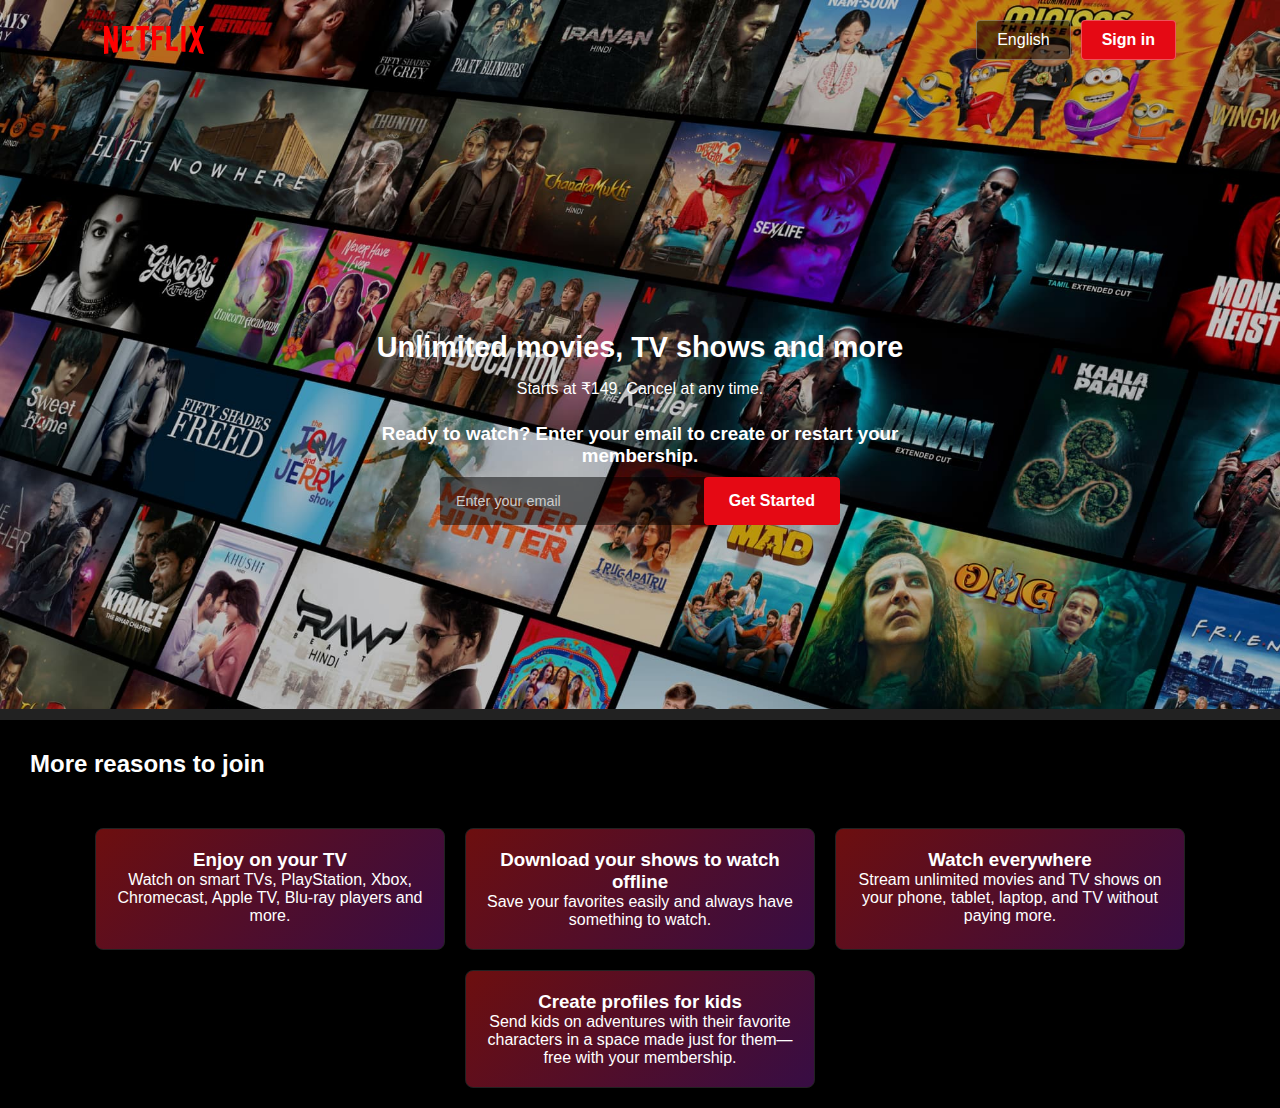
<file: clone/index.html>
<!DOCTYPE html>
<html lang="en">
<head>
  <meta charset="UTF-8" />
  <meta name="viewport" content="width=device-width, initial-scale=1.0" />
  <title>Netflix Clone</title>
  <link rel="stylesheet" href="style.css" />
</head>
<body>
  <header class="main">
    <nav>
      <img src="logo (1).svg" width="53" alt="Netflix Logo" class="logo" />
      <div class="nav-actions">
        <button class="btn">English</button>
        <button class="btn btn-red-sm">Sign in</button>
      </div>
    </nav>

    <main class="hero">
      <h1>Unlimited movies, TV shows and more</h1>
      <p>Starts at ₹149. Cancel at any time.</p>
      <h3>
        Ready to watch? Enter your email to create or restart your membership.
      </h3>
      <div class="search-box">
        <input type="text" placeholder="Enter your email" />
        <button class="btn btn-red">Get Started</button>
      </div>
    </main>
    <div class="separation"></div>
  </header>
  <div class="test">
    <h2 style="padding: 20px; margin: 10px;">More reasons to join</h2>
    </div>
  <section class="layout">
    <article class="card">
      <h3>Enjoy on your TV</h3>
      <p>
        Watch on smart TVs, PlayStation, Xbox, Chromecast, Apple TV, Blu-ray
        players and more.
      </p>
    </article>
    <article class="card">
      <h3>Download your shows to watch offline</h3>
      <p>
        Save your favorites easily and always have something to watch.
      </p>
    </article>
    <article class="card">
      <h3>Watch everywhere</h3>
      <p>
        Stream unlimited movies and TV shows on your phone, tablet, laptop,
        and TV without paying more.
      </p>
    </article>
    <article class="card">
      <h3>Create profiles for kids</h3>
      
      <p>
        Send kids on adventures with their favorite characters in a space
        made just for them—free with your membership.
      </p>
    </article>
  </section>
</body>

</html>
</file>
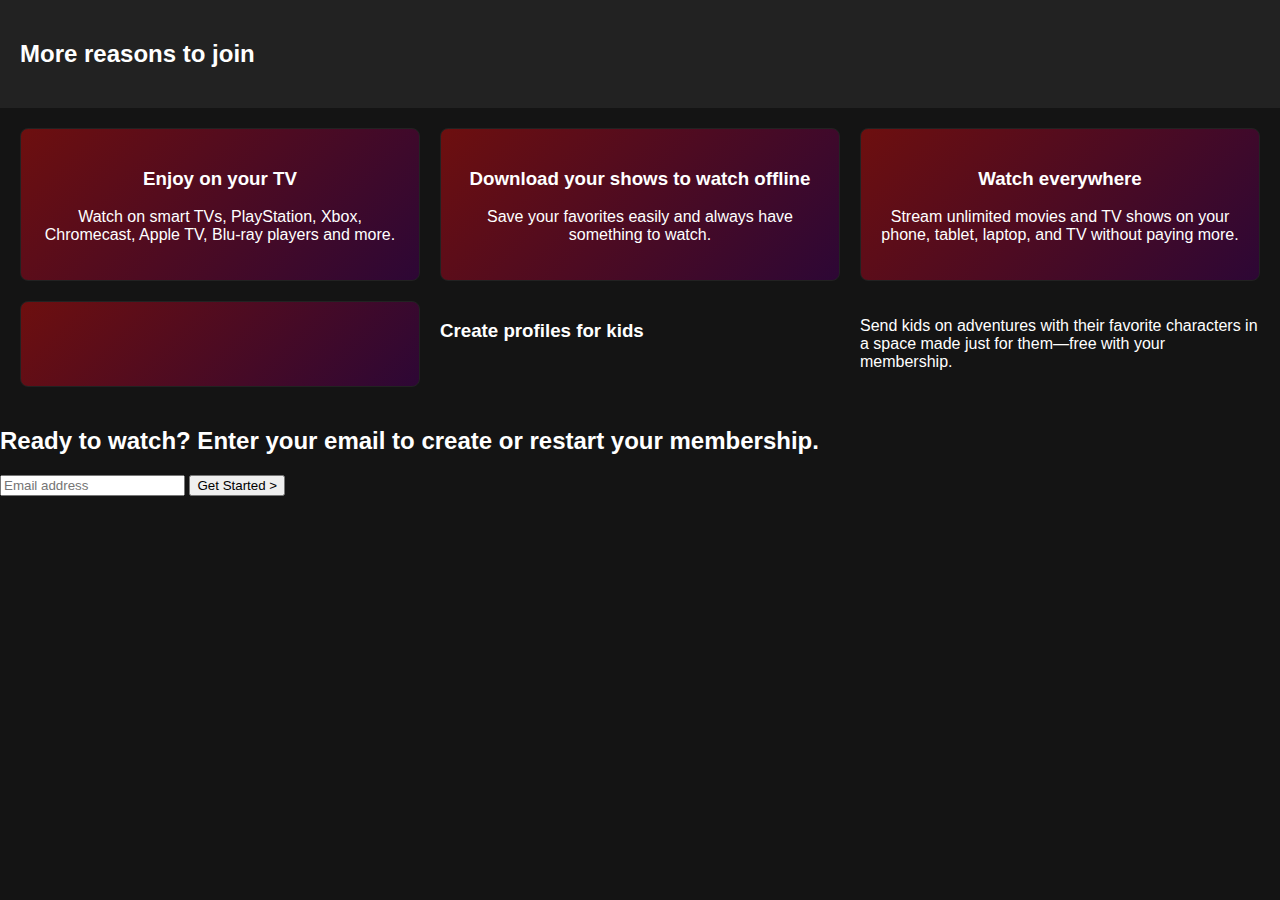
<file: clone/new.html>
<!DOCTYPE html>
<html lang="en">
  <head>
    <meta charset="UTF-8" />
    <meta name="viewport" content="width=device-width, initial-scale=1.0" />
    <title>Document</title>
    <link rel="stylesheet" href="test.css" />
  </head>
  <body>
    <div class="test">
      <h2>More reasons to join</h2>
    </div>
    <section class="layout">
      <article class="card">
        <h3>Enjoy on your TV</h3>
        <p>
          Watch on smart TVs, PlayStation, Xbox, Chromecast, Apple TV, Blu-ray
          players and more.
        </p>
      </article>
        <article class="card">
            <h3>Download your shows to watch offline</h3>
            <p>
            Save your favorites easily and always have something to watch.
            </p>
</article><article class="card">
            <h3>Watch everywhere</h3>
            <p>
            Stream unlimited movies and TV shows on your phone, tablet, laptop,
            and TV without paying more.
            </p>
          </article>
        
        <article class="card"></article>
          <h3>Create profiles for kids</h3>
          <p>
            Send kids on adventures with their favorite characters in a space
            made just for them—free with your membership.
          </p>
        </article>
      </section>

      <footer class="footer">
        <h2>Ready to watch? Enter your email to create or restart your
          membership.</h2>
        <input type="email" placeholder="Email address" />
        <button>Get Started &gt;</button>
</footer>

    </div>
  </body>
</html>
</file>
<file: clone/style.css>
* {
  padding: 0;
  margin: 0;
  box-sizing: border-box;
}

body {
  font-family: sans-serif;
  background-color: black;
  color: white;
}
.main {
  width: 100%;
  background-image: url('bg.jpg');
  background-size: cover;
  background-position: center center;
  min-height: 80vh;
  position: relative;
}

nav {
  display: flex;
  justify-content: space-between;
  align-items: center;
  padding: 20px 5%;
  max-width: 1200px;
  margin: 0 auto;
  flex-wrap: wrap;
}

nav img {
  width: 100px;
}
.logo {
  position: relative;
  z-index: 10;
}
.nav-actions {
  display: flex;
  gap: 10px;
}

.btn-group {
  display: flex;
  gap: 10px;
  flex-wrap: wrap;
}

.btn,
.btn-red-sm {
  padding: 10px 20px;
  font-weight: 500;
  font-size: 1rem;
  color: white;
  border-radius: 4px;
  cursor: pointer;
  transition: background-color 0.3s ease-in-out;
  border: none;
}

.btn {
  background-color: rgba(0, 0, 0, 0.5);
  border: 1px solid rgba(255, 255, 255, 0.3);
}

.btn-red-sm {
  background-color: #e50914;
  font-weight: 600;
}

.btn:hover {
  background-color: rgba(0, 0, 0, 0.7);
}

.btn-red-sm:hover {
  background-color: #b81d24;
}

.hero {
  display: flex;
  flex-direction: column;
  align-items: center;
  text-align: center;
  color: white;
  gap: 10px;
  position: absolute;
  top: calc(55% + 2rem);
  left: 50%;
  transform: translate(-50%, -50%);
  width: 80%;
  padding: 1rem;
  max-width: 600px;
  z-index: 10;
}

.hero h1 {
  font-size: 1.8rem;
  font-weight: 700;
  margin-bottom: 0.3rem;
}

.hero p {
  font-size: 1rem;
  margin-bottom: 15px;
}

.search-box {
  display: flex;
  width: 100%;
  max-width: 400px;
  border-radius: 4px;
  overflow: hidden;
  background-color: rgba(0, 0, 0, 0.5);
}

.search-box input {
  flex-grow: 1;
  padding: 0.8rem 1rem;
  font-size: 0.9rem;
  border: none;
  text-align: left;
  background-color: transparent;
  color: white;
}

.search-box input::placeholder {
  color: #ccc;
}

.btn-red {
  background-color: #e50914;
  color: white;
  border: none;
  padding: 15px 25px;
  font-size: 1rem;
  font-weight: 600;
  border-radius: 4px;
  cursor: pointer;
  transition: background-color 0.3s ease-in-out;
}

/* Separation Line */
.separation {
  width: 100%;
  height: 0.6875rem;
  background-color: #222;
  position: absolute;
  bottom: 0;
}

.layout {
  display: flex;
  flex-wrap: wrap;
  justify-content: center;
  gap: 20px;
  padding: 20px;
}

.card {
  flex: 1 1 300px;
  max-width: 350px;
  background: linear-gradient(135deg, #6d0f0f, #370d44);
  border-radius: 8px;
  padding: 20px;
  color: #fff;
  text-align: center;
  border: 1px solid #222;
  transition: transform 0.3s ease-in-out, box-shadow 0.3s ease-in-out;
}

.card:hover {
  transform: scale(1.05);
  box-shadow: 0 4px 10px rgba(229, 9, 20, 0.4);
}

/* Media Queries */

/* For smaller screens, adjust navbar and hero section */
@media (max-width: 768px) {
  nav {
    padding: 10px 3%;
  }

  nav img {
    width: 80px;
  }

  .btn-group {
    flex-direction: column;
  }

  .hero {
    width: 90%;
    top: 50%;
  }

  .hero h1 {
    font-size: 1.5rem;
  }

  .hero p {
    font-size: 0.9rem;
  }

  .search-box {
    max-width: 100%;
  }
}

/* For even smaller screens, further adjust hero text and layout */
@media (max-width: 480px) {
  .hero h1 {
    font-size: 1.2rem;
  }

  .hero p {
    font-size: 0.8rem;
  }

  .btn,
  .btn-red-sm,
  .btn-red {
    padding: 8px 16px;
    font-size: 0.9rem;
  }

  .layout {
    padding: 10px;
  }

  .card {
    flex: 1 1 100%;
    max-width: 100%;
  }
}
</file>
<file: clone/test.css>
body {
    background-color: #141414;
    color: white;
    font-family: Arial, Helvetica, sans-serif;
    margin: 0;
    padding: 0;
  }
  .test {
    background-color: #222222;
    padding: 20px;
  }
  .layout {
    display: grid;
    grid-template-columns: repeat(auto-fill, minmax(300px, 1fr));
    gap: 20px;
    padding: 20px;
  }

  .card {
    background-color: #333333;
    border-radius: 8px;
    padding: 20px;
    color: white;
    text-align: center;
  }
  .layout {
    display: grid;
    grid-template-columns: repeat(auto-fill, minmax(300px, 1fr));
    gap: 20px;
    padding: 20px;
  }
  
  .card {
    background: linear-gradient(135deg, #6d0f0f, #2d0735);
    border-radius: 8px;
    padding: 20px;
    color: #fff;
    text-align: center;
    border: 1px solid #222;
    transition: transform 0.3s ease-in-out;
  }
  
  .card:hover {
    transform: scale(1.05);
    box-shadow: 0 4px 10px rgba(255, 0, 0, 0.3);
  }
  
  @media (max-width: 768px) {
    .layout {
      grid-template-columns: repeat(auto-fill, minmax(250px, 1fr));
      gap: 15px;
    }
  }
</file>
